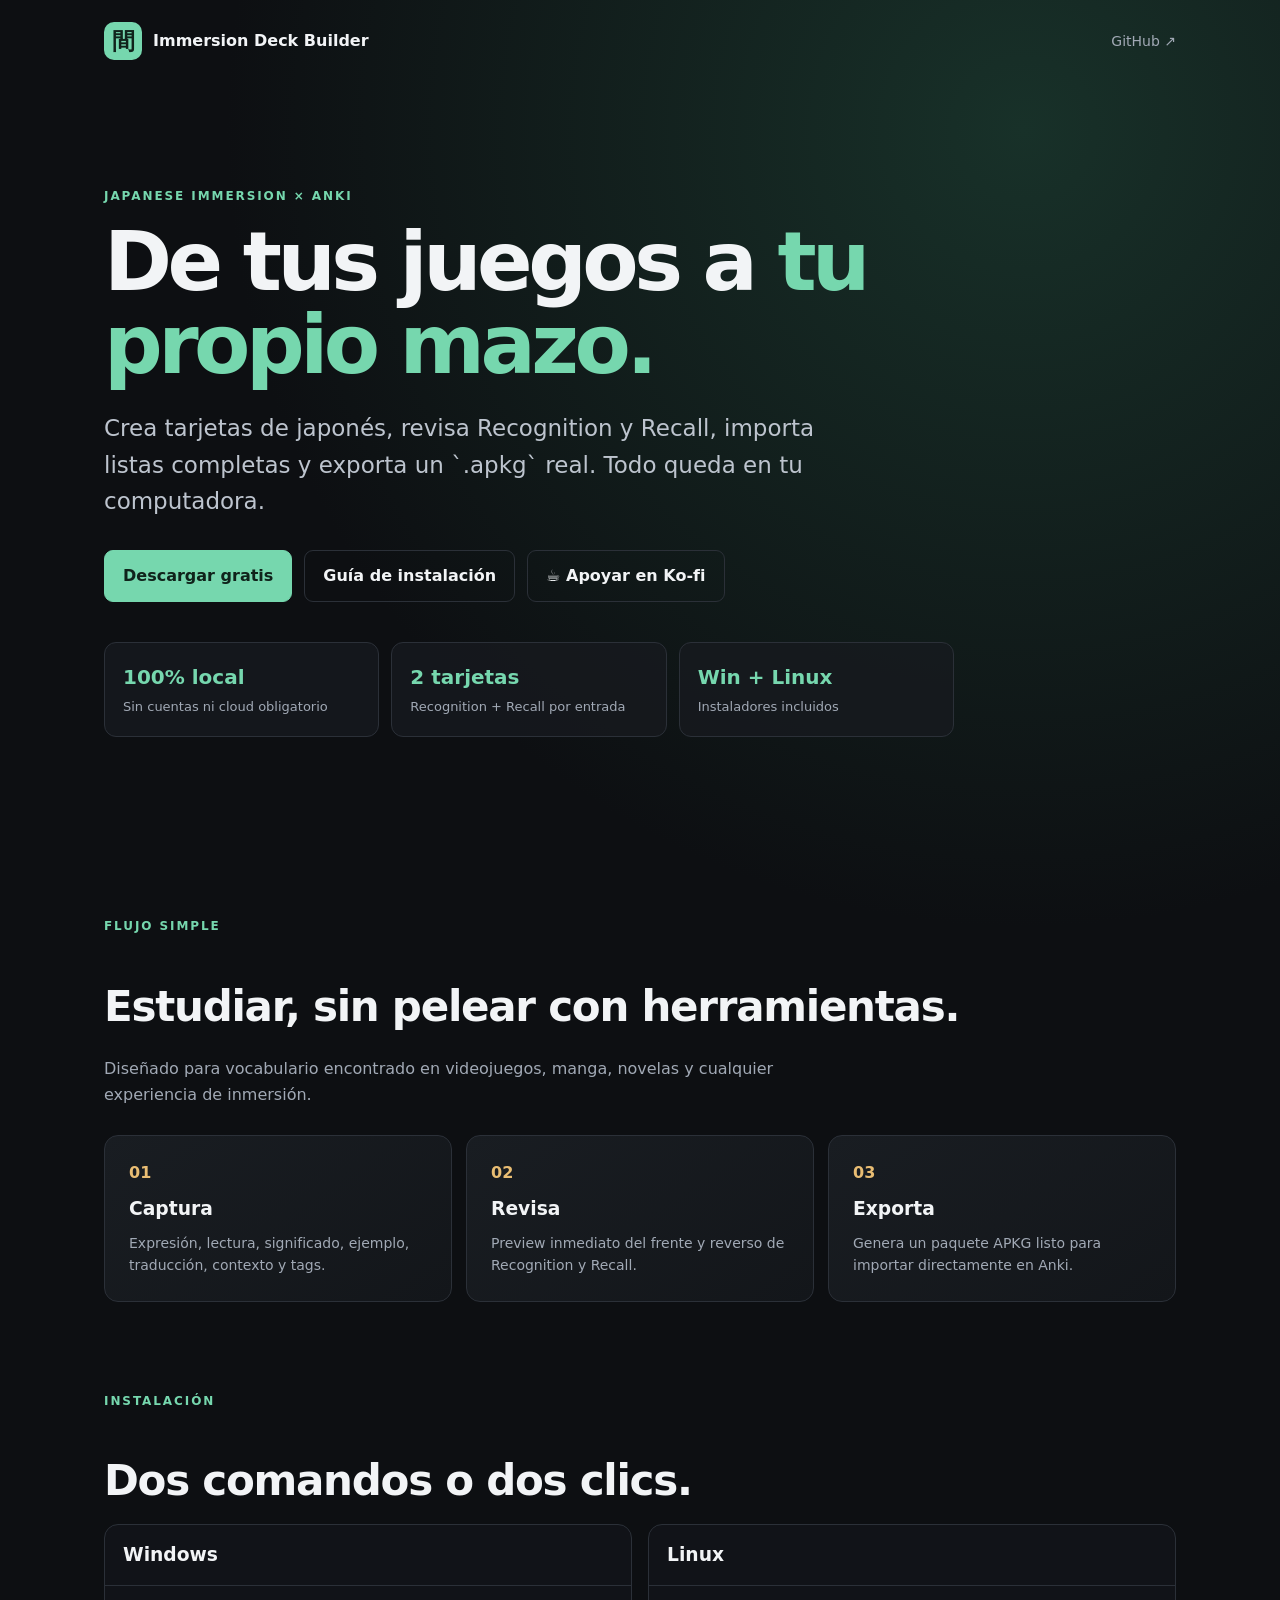
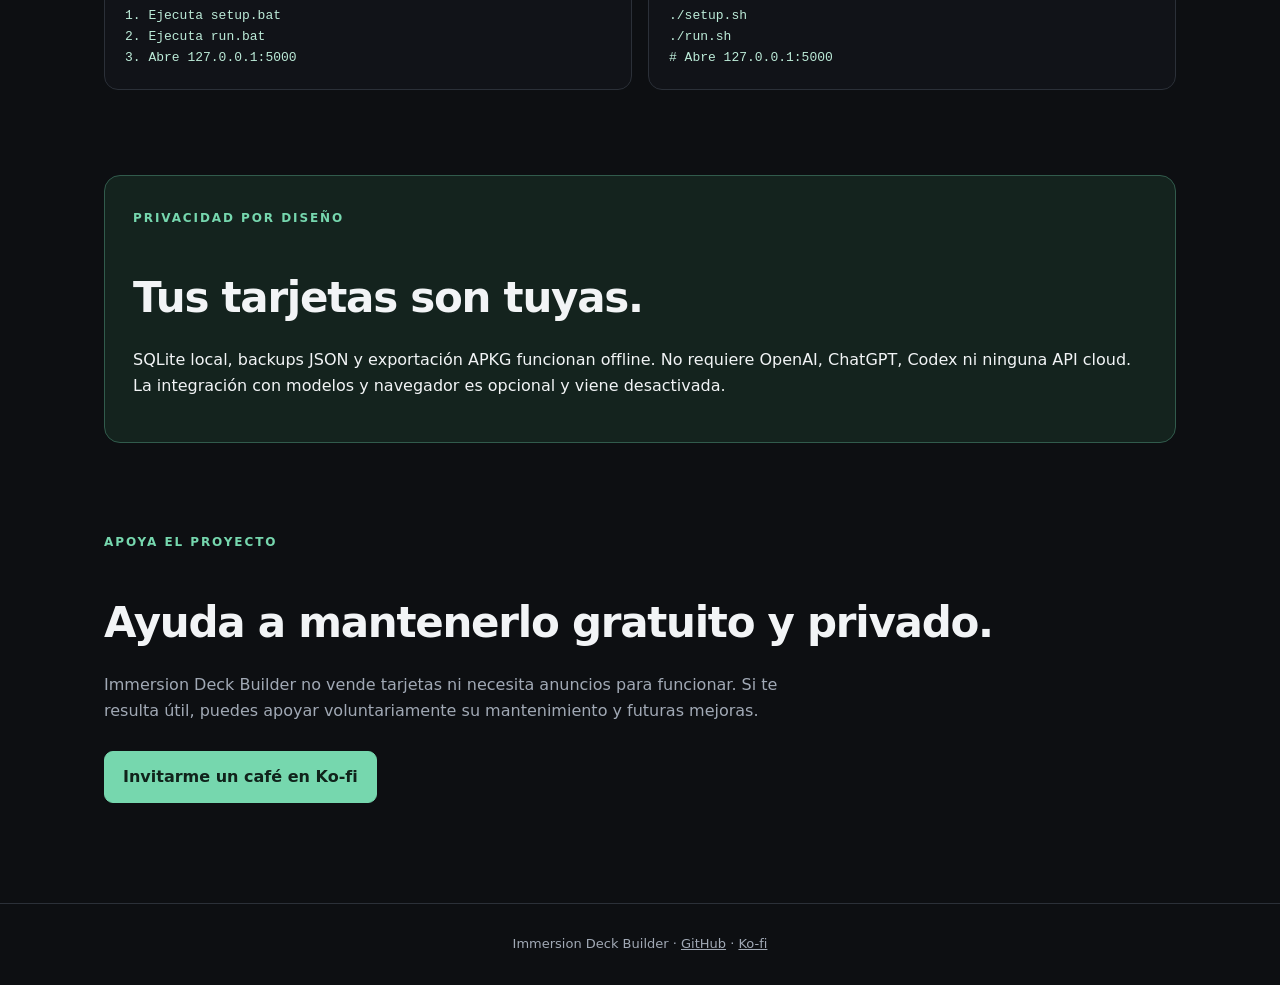
<file: docs/index.html>
<!doctype html>
<html lang="es">
<head>
  <meta charset="utf-8">
  <meta name="viewport" content="width=device-width, initial-scale=1">
  <meta name="description" content="Crea mazos de japonés y expórtalos a Anki. Local, privado, gratuito y compatible con Windows y Linux.">
  <title>Immersion Deck Builder</title>
  <style>
    :root { color-scheme: dark; --bg:#0d0f12; --panel:#171a1f; --line:#2b3038; --text:#f2f4f6; --muted:#a1a9b5; --mint:#76d7ae; --gold:#e9bd73; }
    * { box-sizing:border-box; }
    html { scroll-behavior:smooth; }
    body { margin:0; font-family:Inter,ui-sans-serif,system-ui,-apple-system,"Noto Sans JP","Yu Gothic",sans-serif; background:radial-gradient(circle at 80% 5%,#183129 0,transparent 30%),var(--bg); color:var(--text); line-height:1.6; }
    a { color:inherit; }
    nav { max-width:1120px; margin:auto; padding:22px 24px; display:flex; align-items:center; justify-content:space-between; }
    .brand { display:flex; align-items:center; gap:11px; font-weight:800; }
    .mark { display:grid; place-items:center; width:38px; height:38px; border-radius:10px; color:#10231b; background:var(--mint); font-size:23px; }
    .nav-link { color:var(--muted); text-decoration:none; font-size:14px; }
    main { max-width:1120px; margin:auto; padding:70px 24px 100px; }
    .hero { max-width:850px; padding:30px 0 90px; }
    .eyebrow { color:var(--mint); font-size:12px; letter-spacing:.16em; text-transform:uppercase; font-weight:800; }
    h1 { margin:12px 0 20px; font-size:clamp(44px,8vw,82px); line-height:1.02; letter-spacing:-.055em; }
    h1 span { color:var(--mint); }
    .lead { max-width:720px; color:#bdc4ce; font-size:clamp(18px,2.2vw,23px); }
    .actions { display:flex; flex-wrap:wrap; gap:12px; margin-top:30px; }
    .button { display:inline-block; padding:12px 18px; border:1px solid var(--line); border-radius:9px; text-decoration:none; font-weight:750; }
    .button.primary { background:var(--mint); border-color:var(--mint); color:#10231b; }
    .button:hover { transform:translateY(-2px); }
    .facts { display:grid; grid-template-columns:repeat(3,1fr); gap:12px; margin-top:40px; }
    .fact { padding:18px; background:rgba(23,26,31,.75); border:1px solid var(--line); border-radius:12px; }
    .fact strong { display:block; color:var(--mint); font-size:20px; }.fact span { color:var(--muted); font-size:13px; }
    section { margin-top:85px; }
    h2 { font-size:clamp(28px,4vw,42px); letter-spacing:-.03em; margin-bottom:10px; }
    .section-lead { color:var(--muted); max-width:700px; margin-bottom:28px; }
    .grid { display:grid; grid-template-columns:repeat(3,1fr); gap:14px; }
    .card { padding:24px; border:1px solid var(--line); border-radius:14px; background:linear-gradient(145deg,#191d22,#13161a); }
    .card h3 { margin:8px 0; }.card p { color:var(--muted); margin:0; font-size:14px; }.number { color:var(--gold); font-weight:800; }
    .code-grid { display:grid; grid-template-columns:1fr 1fr; gap:16px; }
    .code-card { border:1px solid var(--line); border-radius:14px; overflow:hidden; background:#111318; }.code-card h3 { padding:15px 18px; margin:0; border-bottom:1px solid var(--line); }.code-card pre { margin:0; padding:20px; overflow:auto; color:#bcebd8; }
    .privacy { border:1px solid #315b4c; background:#14231e; border-radius:16px; padding:28px; }
    footer { border-top:1px solid var(--line); color:var(--muted); text-align:center; padding:30px 20px; font-size:13px; }
    @media (max-width:760px) { .grid,.facts,.code-grid { grid-template-columns:1fr; } main { padding-top:30px; }.hero { padding-bottom:40px; } }
  </style>
</head>
<body>
  <nav><div class="brand"><span class="mark">間</span>Immersion Deck Builder</div><a class="nav-link" href="https://github.com/Guidufox/anki-apkg-builder">GitHub ↗</a></nav>
  <main>
    <header class="hero">
      <span class="eyebrow">Japanese immersion × Anki</span>
      <h1>De tus juegos a <span>tu propio mazo.</span></h1>
      <p class="lead">Crea tarjetas de japonés, revisa Recognition y Recall, importa listas completas y exporta un `.apkg` real. Todo queda en tu computadora.</p>
      <div class="actions">
        <a class="button primary" href="https://github.com/Guidufox/anki-apkg-builder/archive/refs/heads/main.zip">Descargar gratis</a>
        <a class="button" href="https://github.com/Guidufox/anki-apkg-builder#inicio-rápido-en-windows">Guía de instalación</a>
        <a class="button" href="https://ko-fi.com/guidufox" rel="noopener noreferrer">☕ Apoyar en Ko-fi</a>
      </div>
      <div class="facts">
        <div class="fact"><strong>100% local</strong><span>Sin cuentas ni cloud obligatorio</span></div>
        <div class="fact"><strong>2 tarjetas</strong><span>Recognition + Recall por entrada</span></div>
        <div class="fact"><strong>Win + Linux</strong><span>Instaladores incluidos</span></div>
      </div>
    </header>

    <section>
      <span class="eyebrow">Flujo simple</span><h2>Estudiar, sin pelear con herramientas.</h2>
      <p class="section-lead">Diseñado para vocabulario encontrado en videojuegos, manga, novelas y cualquier experiencia de inmersión.</p>
      <div class="grid">
        <article class="card"><span class="number">01</span><h3>Captura</h3><p>Expresión, lectura, significado, ejemplo, traducción, contexto y tags.</p></article>
        <article class="card"><span class="number">02</span><h3>Revisa</h3><p>Preview inmediato del frente y reverso de Recognition y Recall.</p></article>
        <article class="card"><span class="number">03</span><h3>Exporta</h3><p>Genera un paquete APKG listo para importar directamente en Anki.</p></article>
      </div>
    </section>

    <section>
      <span class="eyebrow">Instalación</span><h2>Dos comandos o dos clics.</h2>
      <div class="code-grid">
        <div class="code-card"><h3>Windows</h3><pre>1. Ejecuta setup.bat
2. Ejecuta run.bat
3. Abre 127.0.0.1:5000</pre></div>
        <div class="code-card"><h3>Linux</h3><pre>./setup.sh
./run.sh
# Abre 127.0.0.1:5000</pre></div>
      </div>
    </section>

    <section class="privacy">
      <span class="eyebrow">Privacidad por diseño</span><h2>Tus tarjetas son tuyas.</h2>
      <p>SQLite local, backups JSON y exportación APKG funcionan offline. No requiere OpenAI, ChatGPT, Codex ni ninguna API cloud. La integración con modelos y navegador es opcional y viene desactivada.</p>
    </section>
    <section>
      <span class="eyebrow">Apoya el proyecto</span><h2>Ayuda a mantenerlo gratuito y privado.</h2>
      <p class="section-lead">Immersion Deck Builder no vende tarjetas ni necesita anuncios para funcionar. Si te resulta útil, puedes apoyar voluntariamente su mantenimiento y futuras mejoras.</p>
      <a class="button primary" href="https://ko-fi.com/guidufox" rel="noopener noreferrer">Invitarme un café en Ko-fi</a>
    </section>
  </main>
  <footer>Immersion Deck Builder · <a href="https://github.com/Guidufox/anki-apkg-builder">GitHub</a> · <a href="https://ko-fi.com/guidufox">Ko-fi</a></footer>
</body>
</html>
</file>
